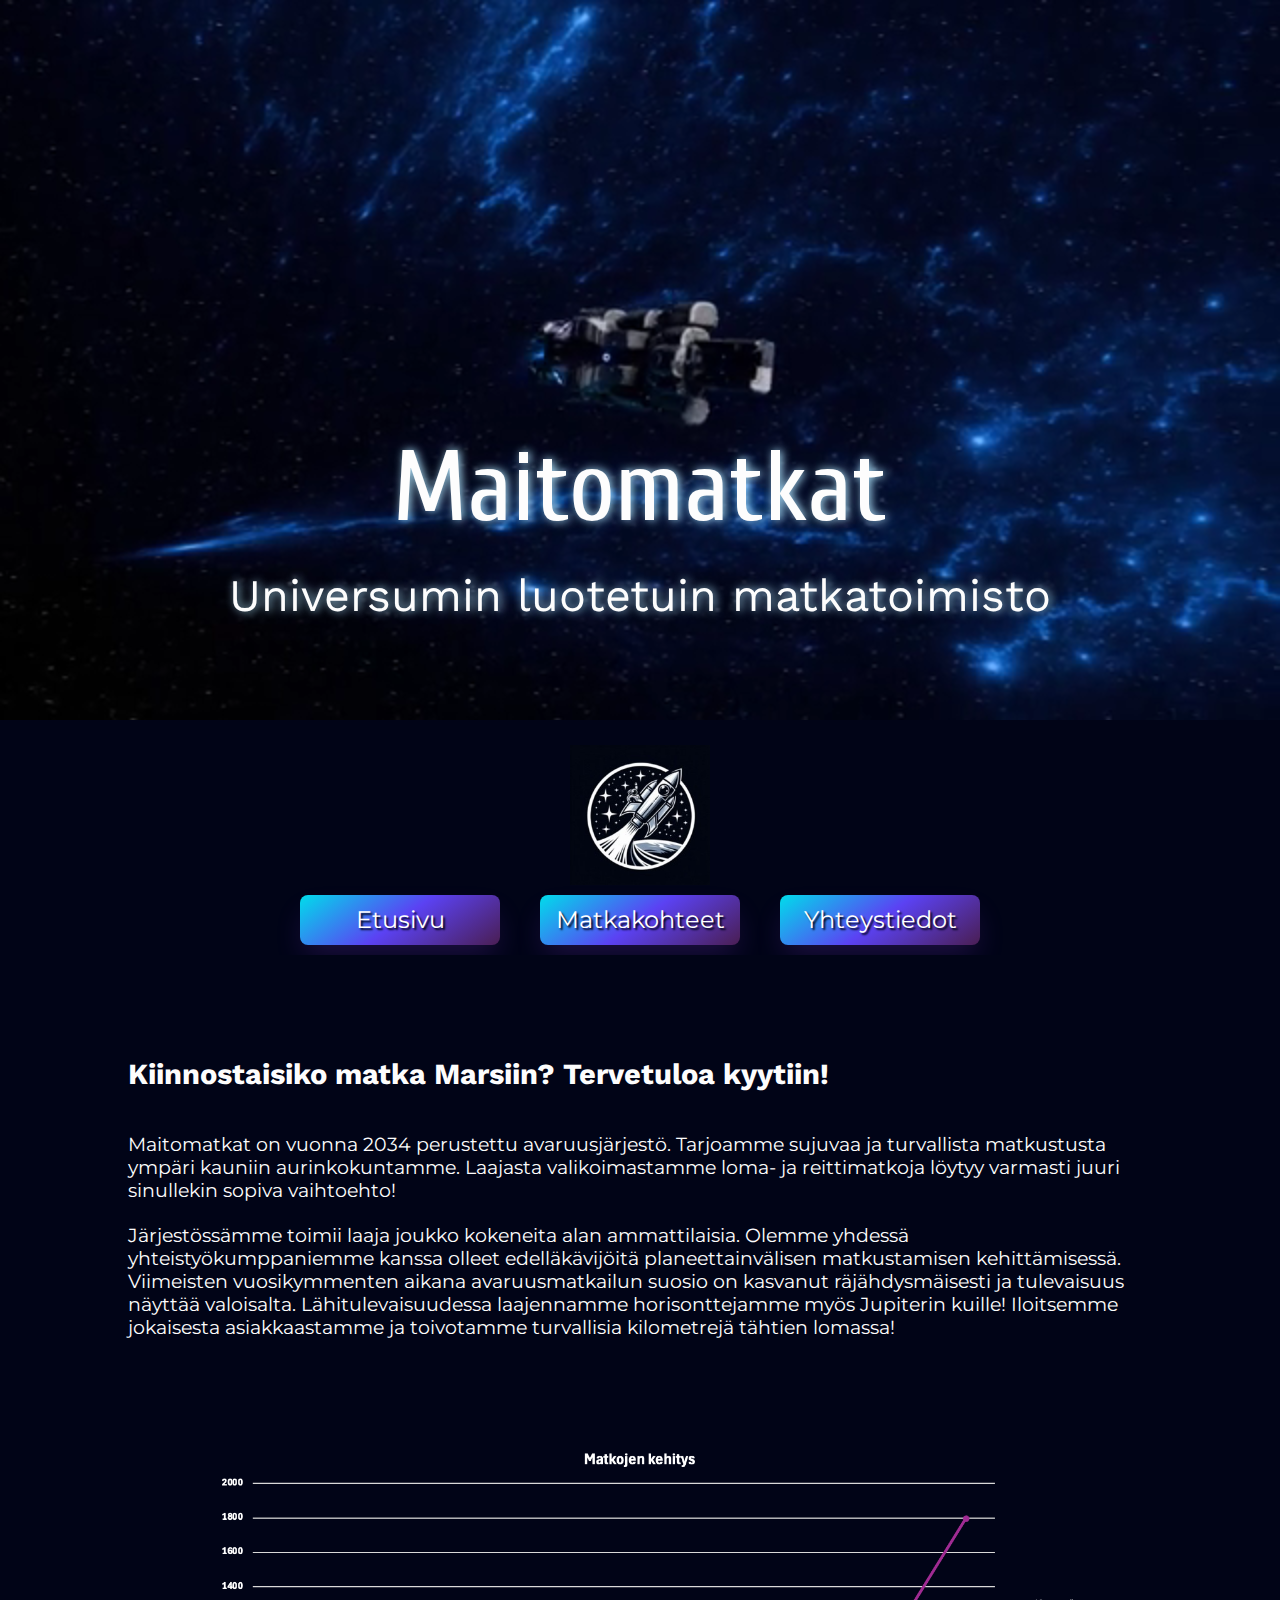
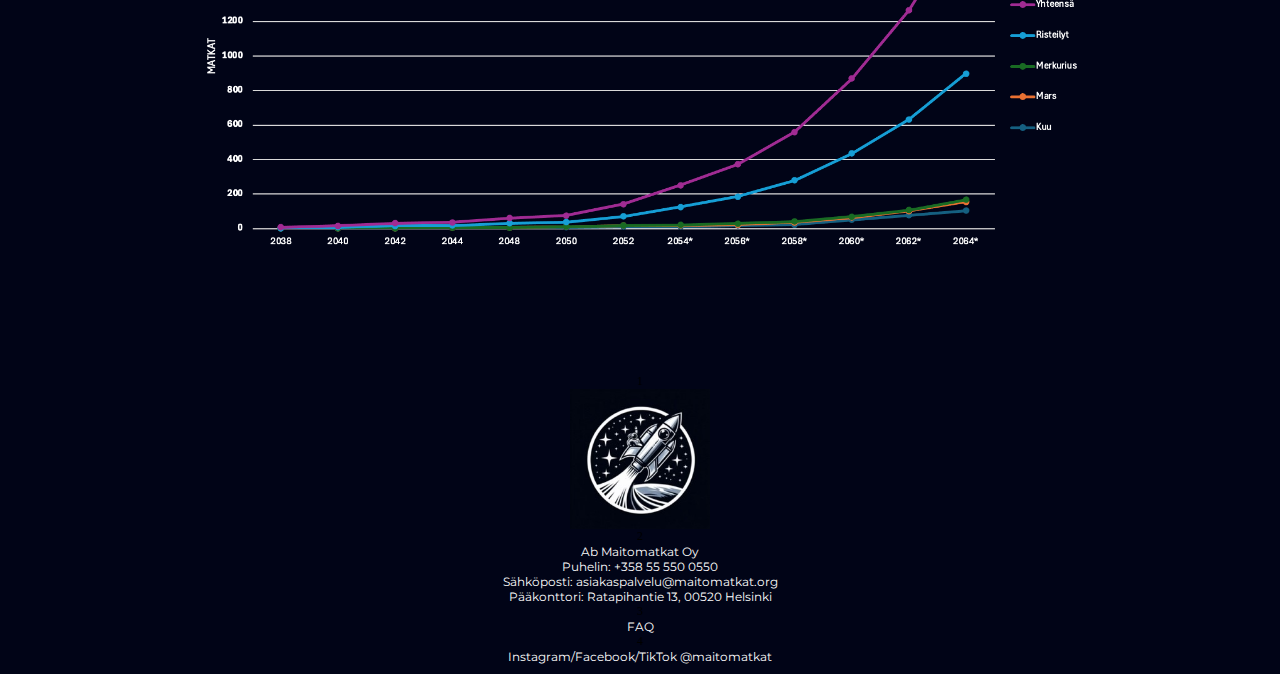
<file: index.html>
<!DOCTYPE html>
<html>
<head>
    <meta charset="UTF-8" />
    <title>Maitomatkat</title>
    <link rel="stylesheet" href="tyylit.css">
    <style>
        @import url('https://fonts.googleapis.com/css2?family=Cuprum:ital@0;1&family=Montserrat&family=Work+Sans&display=swap');
    </style>
</head>

<body>
<!--Etusivun headerin video-->
<!-- <div class="mobileHide">  piilottaa mobiililta jos poistaa kommentit -->
<div class="video-container">
    <video autoplay loop muted playsinline>
    <source src="etusivu_video.mp4" alt="Avaruusalus lähestyy sinertävää planeetta avruudessa">
    <p>Sorry, Your Browser Doesn't Support Embedded Videos.</p>
    </video>
    <div class="otsikko">Maitomatkat</div>
    <div class="alaotsikko">Universumin luotetuin matkatoimisto</div>
</div>

<!--Takaisin sivun ylös nappi-->
  <button onclick="topFunction()" id="myBtn" title="Go to top">&#8679;</button>
  <script src="topButton.js"></script>
<!-- </div> piilottaa mobiililta jos poistaa kommentit -->

<section id="section1"></section> <!--Uuden sectionin alku tässä mahdollistaa etusivulle palattaessa hypyn suoraan videon alle-->

<!--Navigaatio-->
 <div class="navi">
    <nav>
        <a href="#section1"> <img src="logo.jpg" id="logokuva" alt="Logo jossa avaruusalus"></a>
        <ul class="navlinks">
            <li><a href="#section1"><button title="Etusivu painike">Etusivu</button></a></li>
            <li><a href="kohteet.html"><button title="Matkakohde-sivun painike">Matkakohteet</button></a></li>
            <li><a href="yhteys.html"><button title="Yhteystieto-sivun painike">Yhteystiedot</button></a></li>
         </ul>
    </nav>
</div> 

<!--Esittelyteksti-->
<div class="esittely">
    <h2>Kiinnostaisiko matka Marsiin? Tervetuloa kyytiin!</h2>
    <br>
    <p>Maitomatkat on vuonna 2034 perustettu avaruusjärjestö. Tarjoamme sujuvaa ja turvallista matkustusta ympäri kauniin aurinkokuntamme. Laajasta valikoimastamme loma- ja reittimatkoja löytyy varmasti juuri sinullekin sopiva vaihtoehto!</p>
    <br>
    <p>Järjestössämme toimii laaja joukko kokeneita alan ammattilaisia. Olemme yhdessä yhteistyökumppaniemme kanssa olleet edelläkävijöitä planeettainvälisen matkustamisen kehittämisessä. Viimeisten vuosikymmenten aikana avaruusmatkailun suosio on kasvanut räjähdysmäisesti ja tulevaisuus näyttää valoisalta. Lähitulevaisuudessa laajennamme horisonttejamme myös Jupiterin kuille! Iloitsemme jokaisesta asiakkaastamme ja toivotamme turvallisia kilometrejä tähtien lomassa!</p>
</div>

<!--Statistiikkakaavio-->
<div class="stats">
    <a class="stats"> <img src="Kaavio.jpg" id="stats" alt="Kaavio avaruusmatkailun kehityksestä ajan myötä"></a>
</div>

<!--Footer-->
<footer>
    <div class="grid-container">
        <div class="grid-item">1<a href="#section1"> <img src="logo.jpg" id="logokuva" alt="Logo jossa avaruusalus"></a></div>
        <div class="grid-item">
            2<p>Ab Maitomatkat Oy <br>
            Puhelin: +358 55 550 0550 <br>
            Sähköposti: asiakaspalvelu@maitomatkat.org <br>
            Pääkonttori: Ratapihantie 13, 00520 Helsinki
            </p></div>
        <div class="grid-item">3<p><a href="yhteys.html#section2">FAQ</a></p></div>
        <div class="grid-item">4<p>Instagram/Facebook/TikTok @maitomatkat</p></div>
    </div>
</footer>

</body>
</html>
</file>
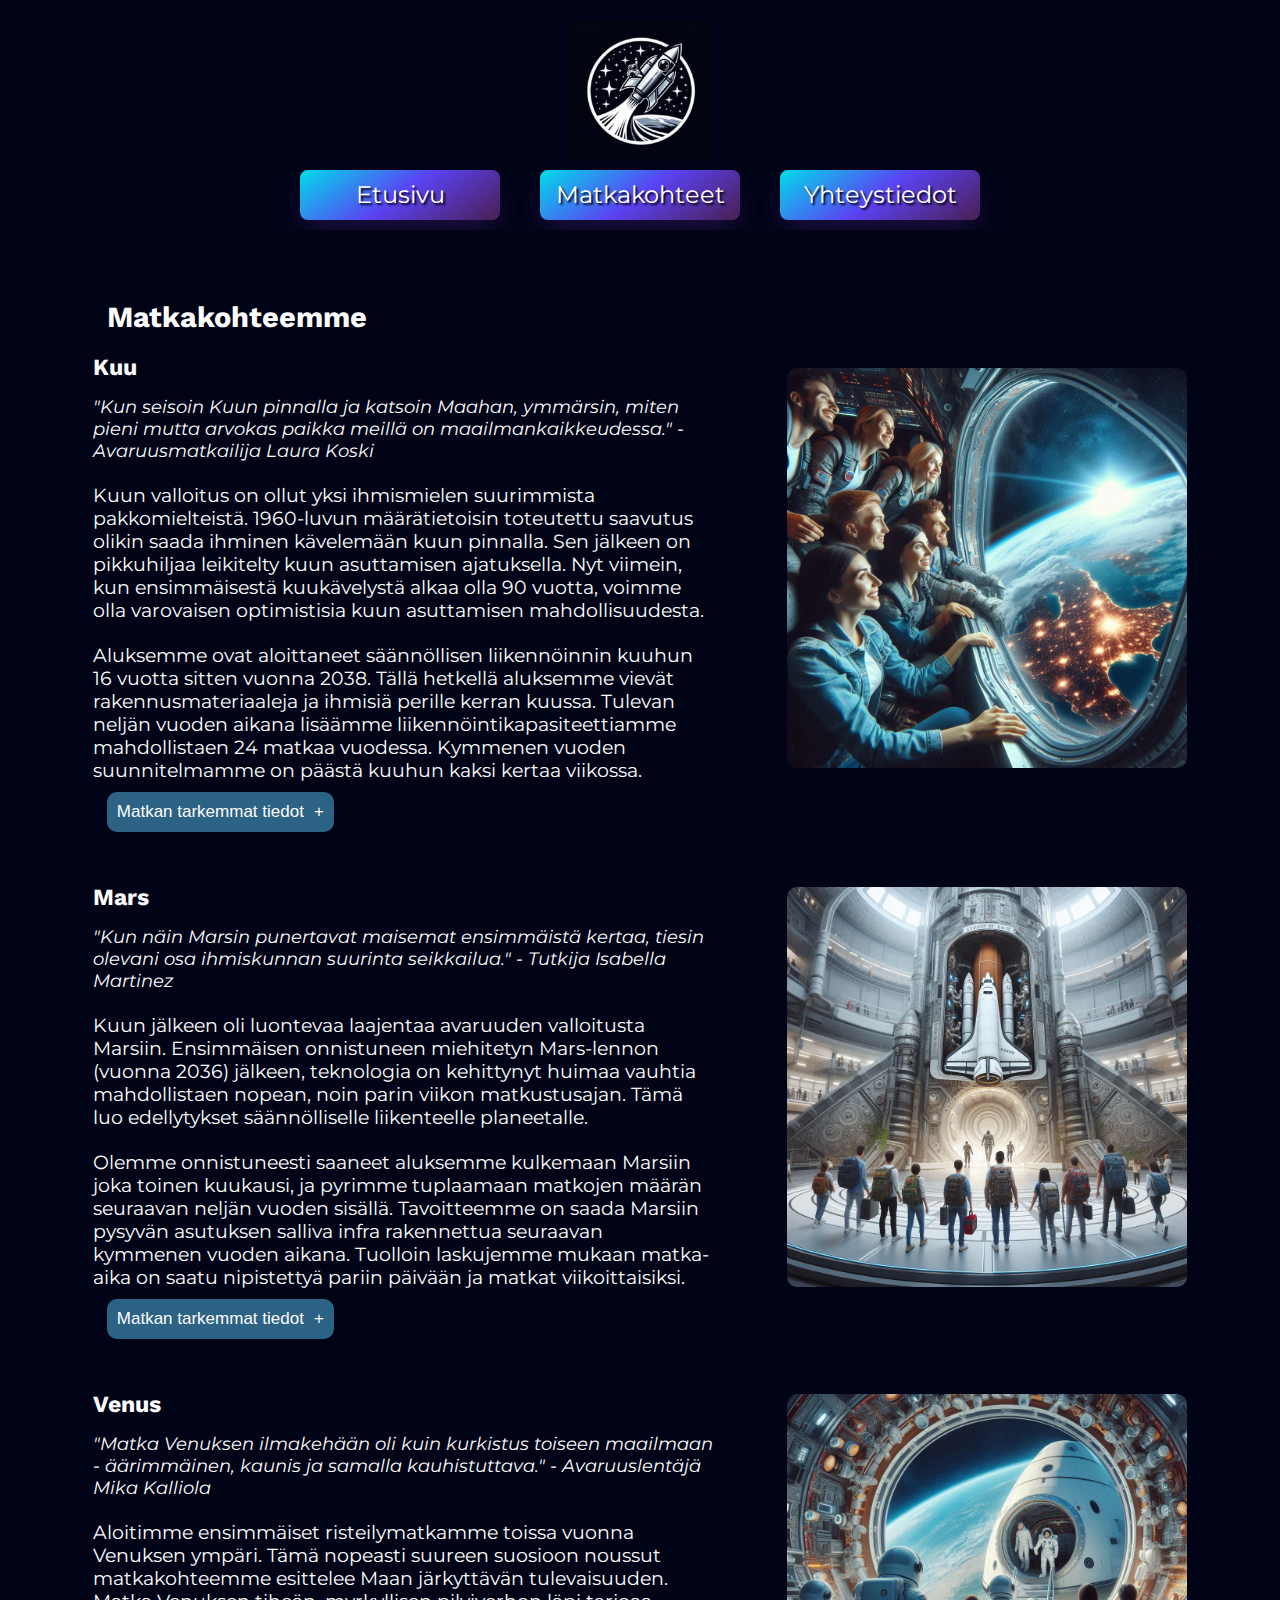
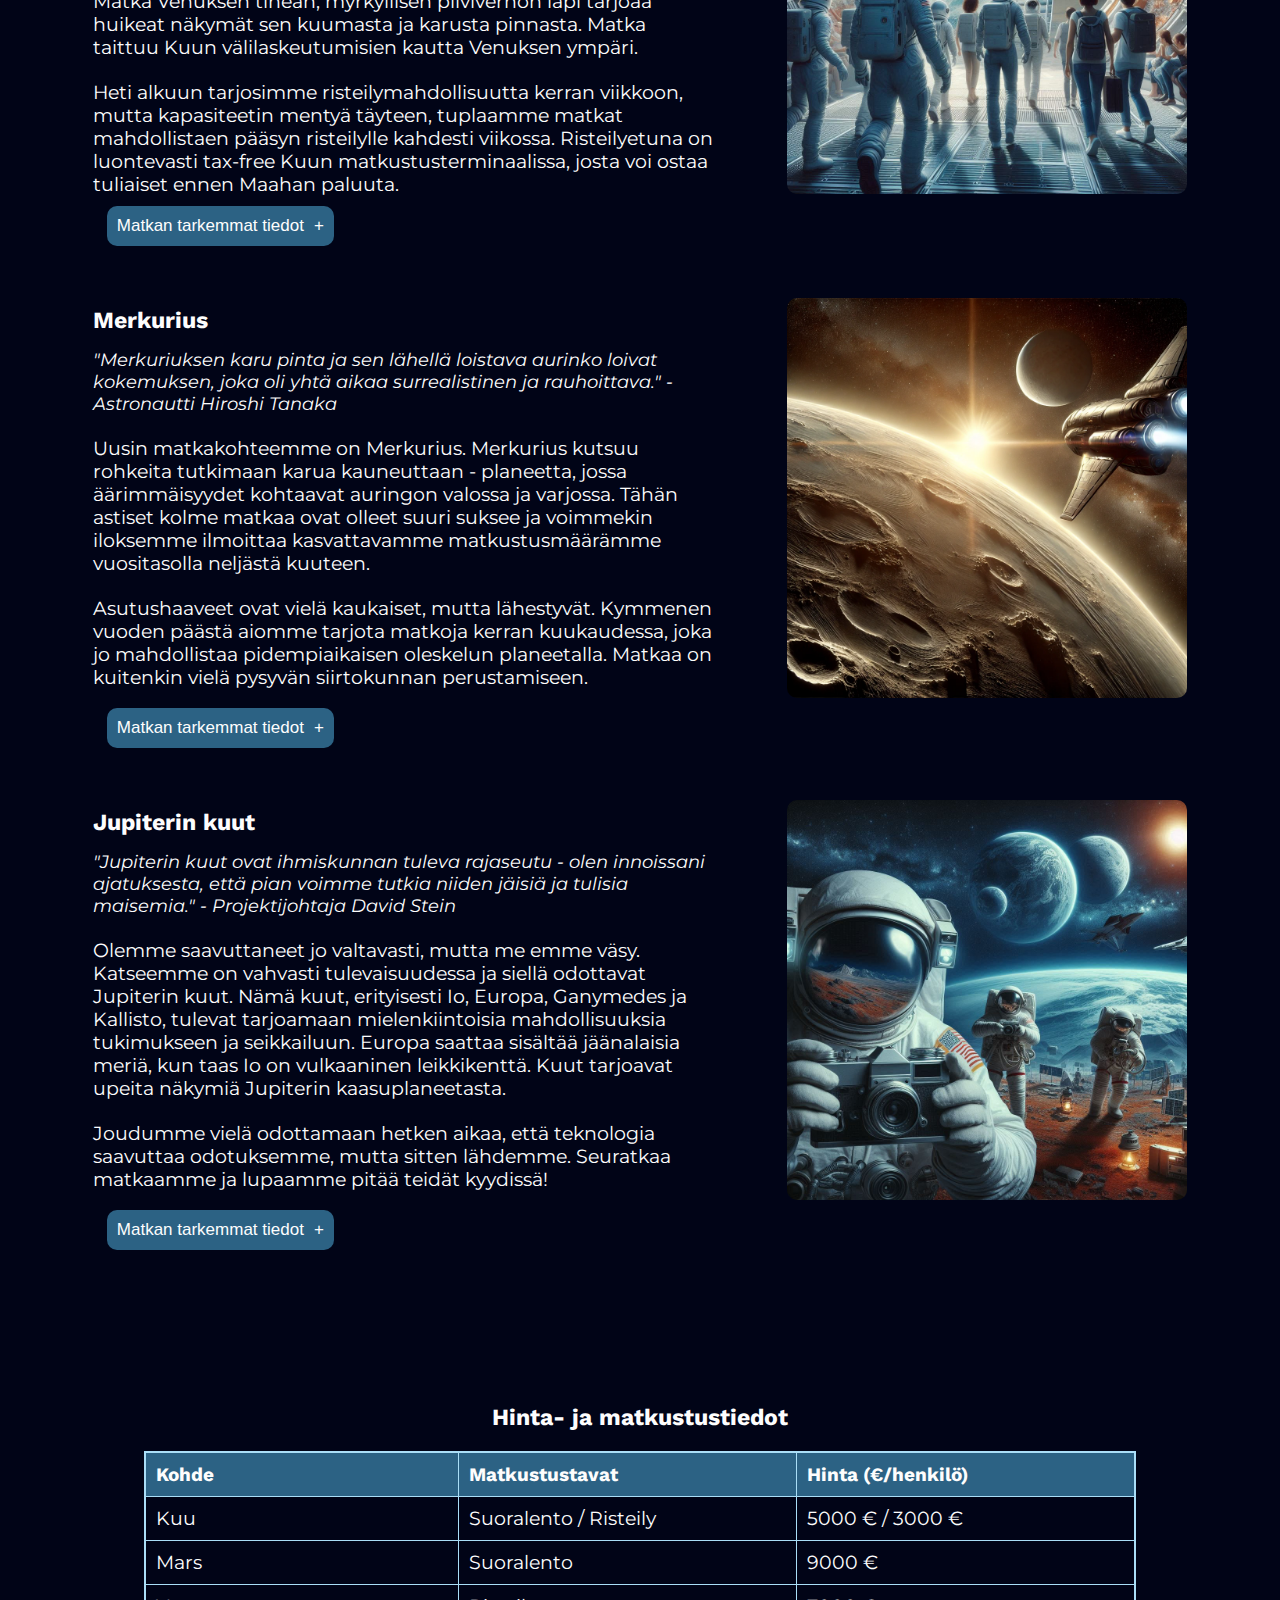
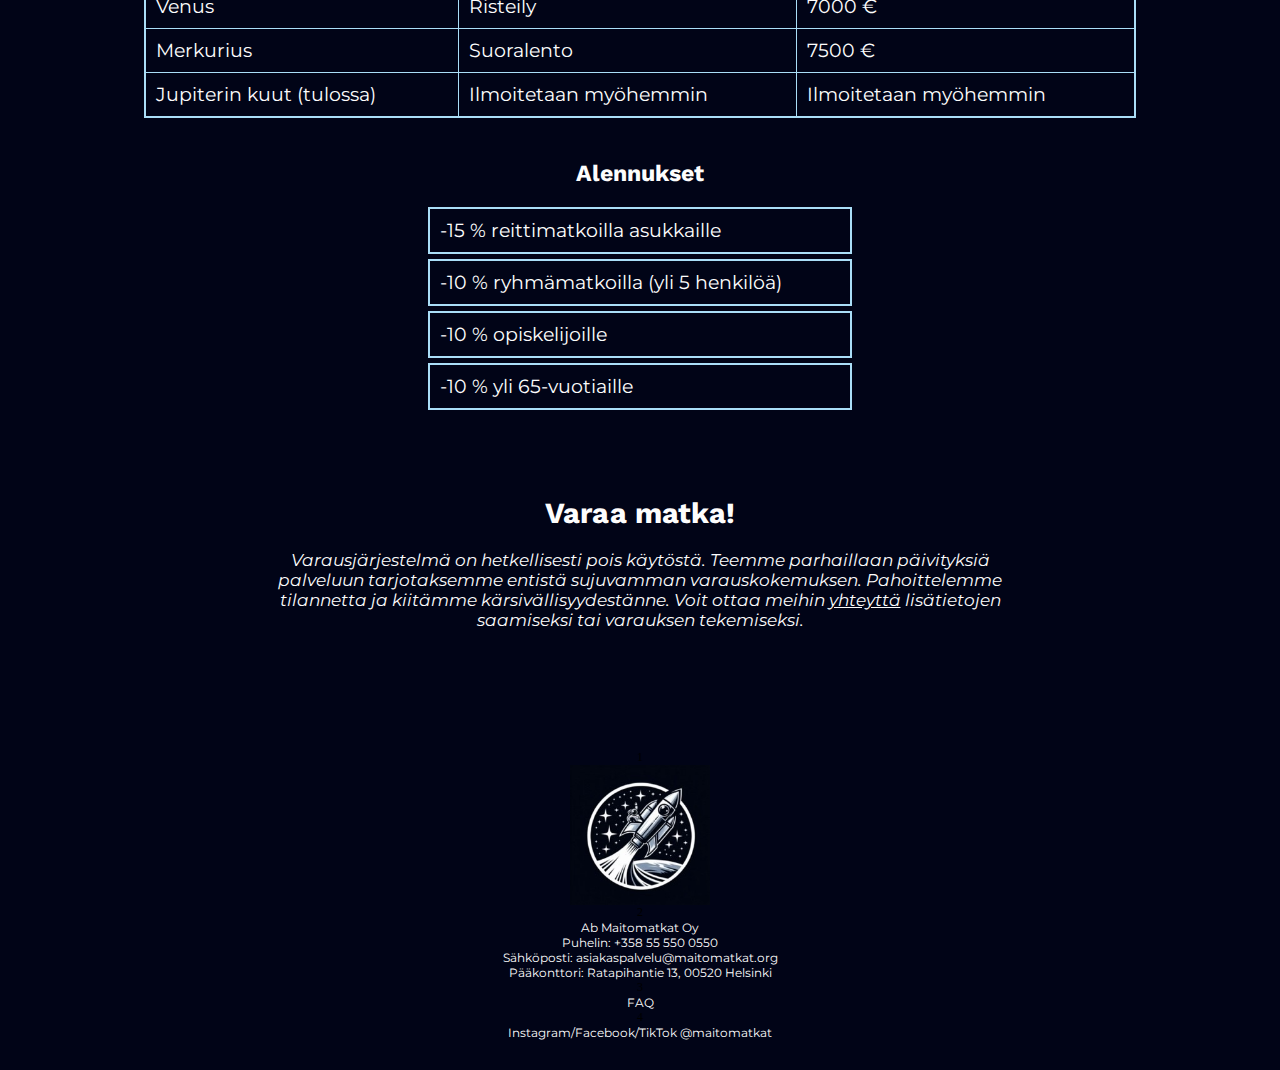
<file: kohteet.html>
<!DOCTYPE html>
<html>
<head>
    <meta charset="UTF-8" />
    <title>Matkakohteet - Maitomatkat</title>
    <link rel="stylesheet" href="tyylit.css">
    <style>
        @import url('https://fonts.googleapis.com/css2?family=Cuprum:ital@0;1&family=Montserrat&family=Work+Sans&display=swap');
        body {margin: 20px;}
    </style>
</head>

<body>
<!--Takaisin sivun ylös nappi-->
<button onclick="topFunction()" id="myBtn" title="Go to top">&#8679;</button>
<script src="topButton.js"></script>

<!--Navigaatio-->
<div class="navi">
    <nav>
        <a href="index.html#section1"> <img src="logo.jpg" id="logokuva" alt="Logo jossa avaruusalus"></a>
        <ul class="navlinks">
            <li><a href="index.html#section1"><button title="Kotisivun painike">Etusivu</button></a></li>
            <li><a href="kohteet.html"><button title="Matkakohde-sivun painike">Matkakohteet</button></a></li>
            <li><a href="yhteys.html"><button title="Yhteystieto-sivun painike">Yhteystiedot</button></a></li>
        </ul>
    </nav>
</div>

<!--Matkakohteemme-->
<div class="kohde-esittely">
    <h2>Matkakohteemme</h2>
    <div class="kuu">
        <div class="teksti">
            <h3>Kuu</h3>
            <p class="sitaatti">"Kun seisoin Kuun pinnalla ja katsoin Maahan, ymmärsin, miten pieni mutta arvokas paikka meillä on maailmankaikkeudessa." - Avaruusmatkailija Laura Koski</p>
            <br>
            <p>Kuun valloitus on ollut yksi ihmismielen suurimmista pakkomielteistä. 1960-luvun määrätietoisin toteutettu saavutus olikin saada ihminen kävelemään kuun pinnalla. Sen jälkeen on pikkuhiljaa leikitelty kuun asuttamisen ajatuksella. Nyt viimein, kun ensimmäisestä kuukävelystä alkaa olla 90 vuotta, voimme olla varovaisen optimistisia kuun asuttamisen mahdollisuudesta.</p>
            <br>
            <p>Aluksemme ovat aloittaneet säännöllisen liikennöinnin kuuhun 16 vuotta sitten vuonna 2038. Tällä hetkellä aluksemme vievät rakennusmateriaaleja ja ihmisiä perille kerran kuussa. Tulevan neljän vuoden aikana lisäämme liikennöintikapasiteettiamme mahdollistaen 24 matkaa vuodessa. Kymmenen vuoden suunnitelmamme on päästä kuuhun kaksi kertaa viikossa.</p>
        </div>
        <div class="kohdekuva">
            <img src="alus_ikkuna.JPG" alt="Ryhmä avaruusmatkailijoita katsoo ihmeissään maapalloa avaruusaluksen ikkunasta">
        </div>
    </div>

    <!--Lisätiedot matkasta, aukeaa napista painamalla-->
    <button type="button" class="collapsible" title="Painike avaa Kuu matkalle tarkemmat tiedot">Matkan tarkemmat tiedot</button>
    <div class="lisatiedot" style="display: none;" >
        <h3>Kuun matka</h3>
        <br>
        <p>Hinta</p>
            <ul>
                <li class="lista">Suoralento 5000 € ja Risteily 3000 € </li>
            </ul>
        <br>
        <p>Matkustustavat</p>
            <ul>
                <li class="lista">Suoralento tai Risteily</li>
            </ul>
        <br>
        <p>Suoralento sisältää:</p>
            <ul>
                <li class="lista">Edestakainen kuljetus suoraan Kuuhun.</li>
                <li class="lista">Majoitus Kuun tutkimusasemalla, joka on suunniteltu tarjoamaan sekä mukavuuksia että huippuluokan turvallisuusratkaisuja.</li>
                <li class="lista">Opastetut kierrokset Kuun pinnalla, sisältäen kuuluisat nähtävyydet, kuten Apollo 11 -laskeutumispaikan ja Tycho-kraatterin.</li>
                <li class="lista">Päivittäinen ruokailu, johon sisältyy avaruusruokakokemus.</li>
                <li class="lista">Koko matkan ajan vakuutus ja turvallisuusvalvonta.</li>
            </ul>
        <br>
        <p>Risteily sisältää:</p>
            <ul>
                <li class="lista">Edestakainen kuljetus suoraan Kuuhun.</li>
                <li class="lista">Mahdollisuus pistäytyä Kuun tax-free kaupassa lyhyen pysähdyksen aikana sekä ihailla Kuun tarjoamia maisemia.</li>
                <li class="lista">Matkan aikaiset ruokailut, johon sisältyy avaruusruokakokemus.</li>
                <li class="lista">Koko matkan ajan vakuutus ja turvallisuusvalvonta.</li>
            </ul>
        <br>
        <p>Lisätietoa risteilyistä</p>
        <br>
        <p class="lista">Venus-risteilyjemme lisäksi tarjoamme ainutlaatuisia piipahduksia avaruudessa. Venus-risteilyn ollessa noin kolmen päivän mittainen, voi halutessaan valita lyhyemmän Kuu-risteilyn. Tässä vain 1,5 päivän mittaisessa vaihtoehdossa pääset kokemaan avaruuslennon ihmeellisyyden ja katsomaan Kuuta melkein pinnalta käsin. Alus käy saattamassa muut matkustajat ja rahdin Kuuhun, ja lähtee tämän jälkeen suoraan takaisin Maahan.</p>
        <br>
        <p class="lista">Pistomatka Kuuhun -risteilyllä on mahdollista lyhyen pysähdyksen aikana pistäytyä Kuun tax-free kaupassa.</p>
        <br><br><hr>
    </div>
    <br>
    
    <br>
    <div class="mars">
        <div class="teksti">
            <h3>Mars</h3>
            <p class="sitaatti">"Kun näin Marsin punertavat maisemat ensimmäistä kertaa, tiesin olevani osa ihmiskunnan suurinta seikkailua." - Tutkija Isabella Martinez</p>
            <br>
            <p>Kuun jälkeen oli luontevaa laajentaa avaruuden valloitusta Marsiin. Ensimmäisen onnistuneen miehitetyn Mars-lennon (vuonna 2036) jälkeen, teknologia on kehittynyt huimaa vauhtia mahdollistaen nopean, noin parin viikon matkustusajan. Tämä luo edellytykset säännölliselle liikenteelle planeetalle.</p>
            <br>
            <p>Olemme onnistuneesti saaneet aluksemme kulkemaan Marsiin joka toinen kuukausi, ja pyrimme tuplaamaan matkojen määrän seuraavan neljän vuoden sisällä. Tavoitteemme on saada Marsiin pysyvän asutuksen salliva infra rakennettua seuraavan kymmenen vuoden aikana. Tuolloin laskujemme mukaan matka-aika on saatu nipistettyä pariin päivään ja matkat viikoittaisiksi.</p>
        </div>
        <div class="kohdekuva">
            <img src="lahtoaula.JPG" alt="Futuristinen avaruusaluksen lähtöaula jossa ihmisiä seisoo matkatavaroidensa kanssa">
        </div>
    </div>

    <!--Lisätiedot matkasta, aukeaa napista painamalla-->
    <button type="button" class="collapsible" title="Painike avaa Mars matkalle tarkemmat tiedot">Matkan tarkemmat tiedot</button>
    <div class="lisatiedot" style="display: none;" >
        <h3>Marsin matka</h3>
        <br>
        <p>Hinta</p>
            <ul>
                <li class="lista"> 9000 € / henkilö</li>
            </ul>
        <br>
        <p>Matkustustavat</p>
            <ul>
                <li class="lista">Suoralento</li>
            </ul>
        <br>
        <p>Sisältää:</p>
            <ul>
                <li class="lista">Lentokuljetukset Marsin avaruusasemalle ja takaisin.</li>
                <li class="lista">Majoitus Marsin pinnalla sijaitsevassa modernissa asutuskeskuksessa.</li>
                <li class="lista">Opastetut tutkimusretket, joiden kohteina ovat Marsin suurimmat maamerkit, kuten Valles Marineris -kanjoni ja Olympus Mons -tulivuori.</li>
                <li class="lista">Erikoisvarusteet ja suojapuvut, joita tarvitaan Marsin pinnalla liikkumiseen.</li>
                <li class="lista">Täyshoito (ruokailut), jotka on suunniteltu tarjoamaan sekä avaruusmatkailun makuja että mahdollisimman monipuolista ravintoa.</li>
                <li class="lista">Koko matkan ajan vakuutus ja turvallisuusvalvonta.</li>
            </ul>
        <br><br><hr>
    </div>
    <br>
    
    <br>
    <div class="venus">
        <div class="teksti">
            <h3>Venus</h3>
            <p class="sitaatti">"Matka Venuksen ilmakehään oli kuin kurkistus toiseen maailmaan - äärimmäinen, kaunis ja samalla kauhistuttava." - Avaruuslentäjä Mika Kalliola</p>
            <br>
            <p>Aloitimme ensimmäiset risteilymatkamme toissa vuonna Venuksen ympäri. Tämä nopeasti suureen suosioon noussut matkakohteemme esittelee Maan järkyttävän tulevaisuuden. Matka Venuksen tiheän, myrkyllisen pilviverhon läpi tarjoaa huikeat näkymät sen kuumasta ja karusta pinnasta. Matka taittuu Kuun välilaskeutumisien kautta Venuksen ympäri.</p>
            <br>
            <p>Heti alkuun tarjosimme risteilymahdollisuutta kerran viikkoon, mutta kapasiteetin mentyä täyteen, tuplaamme matkat mahdollistaen pääsyn risteilylle kahdesti viikossa. Risteilyetuna on luontevasti tax-free Kuun matkustusterminaalissa, josta voi ostaa tuliaiset ennen Maahan paluuta.</p>
        </div>
        <div class="kohdekuva">
            <img src="kiertoradalla.JPG" alt="Avaruusmatkailijoita kahdessa avaruusaluksessa planeetan kiertoradalla">
        </div>
    </div>

    <!--Lisätiedot matkasta, aukeaa napista painamalla-->
    <button type="button" class="collapsible" title="Painike avaa Venus matkalle tarkemmat tiedot">Matkan tarkemmat tiedot</button>
    <div class="lisatiedot" style="display: none;" >
        <h3>Venuksen matka</h3>
        <br>
        <p>Hinta</p>
            <ul>
                <li class="lista"> 7000 € / henkilö</li>
            </ul>
        <br>
        <p>Matkustustavat</p>
            <ul>
                <li class="lista">Risteily</li>
            </ul>
        <br>
        <p>Sisältää:</p>
            <ul>
                <li class="lista">Kuljetus Venuksen kiertoradalle ja sieltä takaisin, Kuun kautta.</li>
                <li class="lista">Majoitus kelluvalla avaruusasemalla, jossa on ilmastoidut kuplamajoitustilat, jotka kestävät Venuksen korkeita lämpötiloja ja paineita.</li>
                <li class="lista">Tutustuminen Venuksen ilmakehään ja sen kerroksiin turvallisesti kiertoradalla kiertävien tutkimusalusten avulla.</li>
                <li class="lista">Ruokailu, jossa tarjolla on ainutlaatuisia "Venus-inspiroituja" ruokalajeja.</li>
                <li class="lista">Koko matkan ajan vakuutus ja turvallisuusvalvonta.</li>
            </ul>
        <br><br><hr>
    </div>
    <br>
    
    <br>
    <div class="merkurius">
        <div class="teksti">
            <h3>Merkurius</h3>
            <p class="sitaatti">"Merkuriuksen karu pinta ja sen lähellä loistava aurinko loivat kokemuksen, joka oli yhtä aikaa surrealistinen ja rauhoittava." - Astronautti Hiroshi Tanaka</p>
            <br>
            <p>Uusin matkakohteemme on Merkurius. Merkurius kutsuu rohkeita tutkimaan karua kauneuttaan - planeetta, jossa äärimmäisyydet kohtaavat auringon valossa ja varjossa. Tähän astiset kolme matkaa ovat olleet suuri suksee ja voimmekin iloksemme ilmoittaa kasvattavamme matkustusmäärämme vuositasolla neljästä kuuteen.</p>
            <br>
            <p>Asutushaaveet ovat vielä kaukaiset, mutta lähestyvät. Kymmenen vuoden päästä aiomme tarjota matkoja kerran kuukaudessa, joka jo mahdollistaa pidempiaikaisen oleskelun planeetalla. Matkaa on kuitenkin vielä pysyvän siirtokunnan perustamiseen.</p>
        </div>
        <div class="kohdekuva">
            <img src="merkurius.jpg" alt="Avaruusalus lähestyy Merkuriusta auringon säteillessä planeetan takaa">
        </div>
    </div>

    <!--Lisätiedot matkasta, aukeaa napista painamalla-->
    <button type="button" class="collapsible" title="Painike avaa Merkurius matkalle tarkemmat tiedot">Matkan tarkemmat tiedot</button>
    <div class="lisatiedot" style="display: none;" >
        <h3>Merkuriuksen matka</h3>
        <br>
        <p>Hinta</p>
            <ul>
                <li class="lista"> 7500 € / henkilö</li>
            </ul>
        <br>
        <p>Matkustustavat</p>
            <ul>
                <li class="lista">Suoralento</li>
            </ul>
        <br>
        <p>Sisältää:</p>
            <ul>
                <li class="lista">Edestakainen lento Merkuriukseen ja takaisin.</li>
                <li class="lista">Majoitus avaruusasemalla Merkuriuksen varjoisalla puolella, jotta vältetään planeetan äärimmäiset lämpötilat.</li>
                <li class="lista">Opastetut kierrokset, joissa tutkitaan planeetan kraattereita, tasankoja ja kallioita.</li>
                <li class="lista">Erikoisvarusteet ja suojapuvut, joita tarvitaan Merkuriuksen pinnalla liikkumiseen.</li>
                <li class="lista">Ruokailut, jotka tarjoavat avaruusmatkailijoille ravitsevaa ja käytännöllistä ruokaa.</li>
                <li class="lista">Koko matkan ajan vakuutus ja turvallisuusvalvonta.</li>
            </ul>
          <br><br><hr>
    </div>
    <br>
    
    <br>
    <div class="jupiter">
        <div class="teksti">
            <h3>Jupiterin kuut</h3>
            <p class="sitaatti">"Jupiterin kuut ovat ihmiskunnan tuleva rajaseutu - olen innoissani ajatuksesta, että pian voimme tutkia niiden jäisiä ja tulisia maisemia." - Projektijohtaja David Stein</p>
            <br>
            <p>Olemme saavuttaneet jo valtavasti, mutta me emme väsy. Katseemme on vahvasti tulevaisuudessa ja siellä odottavat Jupiterin kuut. Nämä kuut, erityisesti Io, Europa, Ganymedes ja Kallisto, tulevat tarjoamaan mielenkiintoisia mahdollisuuksia tukimukseen ja seikkailuun. Europa saattaa sisältää jäänalaisia meriä, kun taas Io on vulkaaninen leikkikenttä. Kuut tarjoavat upeita näkymiä Jupiterin kaasuplaneetasta.</p>
            <br>
            <p>Joudumme vielä odottamaan hetken aikaa, että teknologia saavuttaa odotuksemme, mutta sitten lähdemme. Seuratkaa matkaamme ja lupaamme pitää teidät kyydissä!</p>
        </div>
        <div class="kohdekuva">
            <img src="turisti.JPG" alt="Astronautteja kameroiden kanssa kuun pinnalla takanaan upea avaruusmaisema">
        </div>
    </div>

    <!--Lisätiedot matkasta, aukeaa napista painamalla-->
    <button type="button" class="collapsible" title="Painike avaa Jupiter matkalle tarkemmat tiedot">Matkan tarkemmat tiedot</button>
    <div class="lisatiedot" style="display: none;" >
        <h3>Jupiterin kuut (tulossa pian)</h3>
        <br>
        <p>Hinta</p>
            <ul>
                <li class="lista">Ilmoitetaan myöhemmin</li>
            </ul>
        <br>
        <p>Matkustustavat</p>
            <ul>
                <li class="lista">Ilmoitetaan myöhemmin</li>
            </ul>
        <br>
        <p>Sisältää:</p>
            <ul>
                <li class="lista">Kuljetukset</li>
                <li class="lista">Majoitukset</li>
                <li class="lista">Ruokailut</li>
                <li class="lista">Jännittävät tutkimusmatkat muun muassa Europalle, jossa päästään tutustumaan jääpeitteisiin meriin ja mahdollisiin elämän merkkeihin</li>
                <li class="lista">Kaikki matkan aikaiset vakuutukset ja turvapalvelut</li>
                <li class="lista">Sisältö tarkentuu myöhemmin</li>
            </ul>
         <br><br><hr>
    </div>
    <br>
</div>

<!--Aukeavan lisätietonapin JavaScript koodi (saa napin toimimaan)-->
<script>
    var coll = document.getElementsByClassName("collapsible");
    var i;

    for (i = 0; i < coll.length; i++) {
    coll[i].addEventListener("click", function() {
        this.classList.toggle("active");
        var content = this.nextElementSibling;
        if (content.style.display === "block") {
        content.style.display = "none";
        } else {
        content.style.display = "block";
        }
    });
    }
</script>

<!--Hintataulukko-->
<div class="taulukot">
    <center><h3>Hinta- ja matkustustiedot</h3></center>
    <table id="hintataulukko">
            <th>Kohde</th>
            <th>Matkustustavat</th>
            <th>Hinta (€/henkilö)</th>
        </tr>
            <td>Kuu</td>
            <td>Suoralento / Risteily</td>
            <td>5000 € / 3000 €</td>
        </tr>
            <td>Mars</td>
            <td>Suoralento</td>
            <td>9000 €</td>
        </tr>
            <td>Venus</td>
            <td>Risteily</td>
            <td>7000 €</td>
        </tr>
            <td>Merkurius</td>
            <td>Suoralento</td>
            <td>7500 €</td>
        </tr>
            <td>Jupiterin kuut (tulossa)</td>
            <td>Ilmoitetaan myöhemmin</td>
            <td>Ilmoitetaan myöhemmin</td>
        </tr>
    </table>
    <br>

    <!--Lista alennuksista-->
    <center><h3>Alennukset</h3> </center>
    <ul id="alennuslista">
        <li class="alennukset">-15 % reittimatkoilla asukkaille</li>
        <li class="alennukset">-10 % ryhmämatkoilla (yli 5 henkilöä)</li>
        <li class="alennukset">-10 % opiskelijoille</li>
        <li class="alennukset">-10 % yli 65-vuotiaille</li>
    </ul>
</div>
<br><br><br>

<!--Varausosio (teksti joka ilmoittaa varausjärjestelmän uudistuksesta)-->
<div class="varausosio">
    <h2>Varaa matka!</h2>
    <p>Varausjärjestelmä on hetkellisesti pois käytöstä. Teemme parhaillaan päivityksiä palveluun tarjotaksemme entistä sujuvamman varauskokemuksen. Pahoittelemme tilannetta ja kiitämme kärsivällisyydestänne. Voit ottaa meihin <a href="yhteys.html#section3">yhteyttä</a> lisätietojen saamiseksi tai varauksen tekemiseksi.</p>
</div>

<!--Footer-->
<footer>
    <div class="grid-container">
        <div class="grid-item">1<a href="index.html#section1"> <img src="logo.jpg" id="logokuva" alt="Logo jossa avaruusalus"></a></div>
        <div class="grid-item">
            2<p>Ab Maitomatkat Oy <br>
            Puhelin: +358 55 550 0550 <br>
            Sähköposti: asiakaspalvelu@maitomatkat.org <br>
            Pääkonttori: Ratapihantie 13, 00520 Helsinki
            </p></div>
        <div class="grid-item">3<p><a href="yhteys.html#section2">FAQ</a></p></div>
        <div class="grid-item">4<p>Instagram/Facebook/TikTok @maitomatkat</p></div>
    </div>
 </footer>

</body>
</html>
</file>
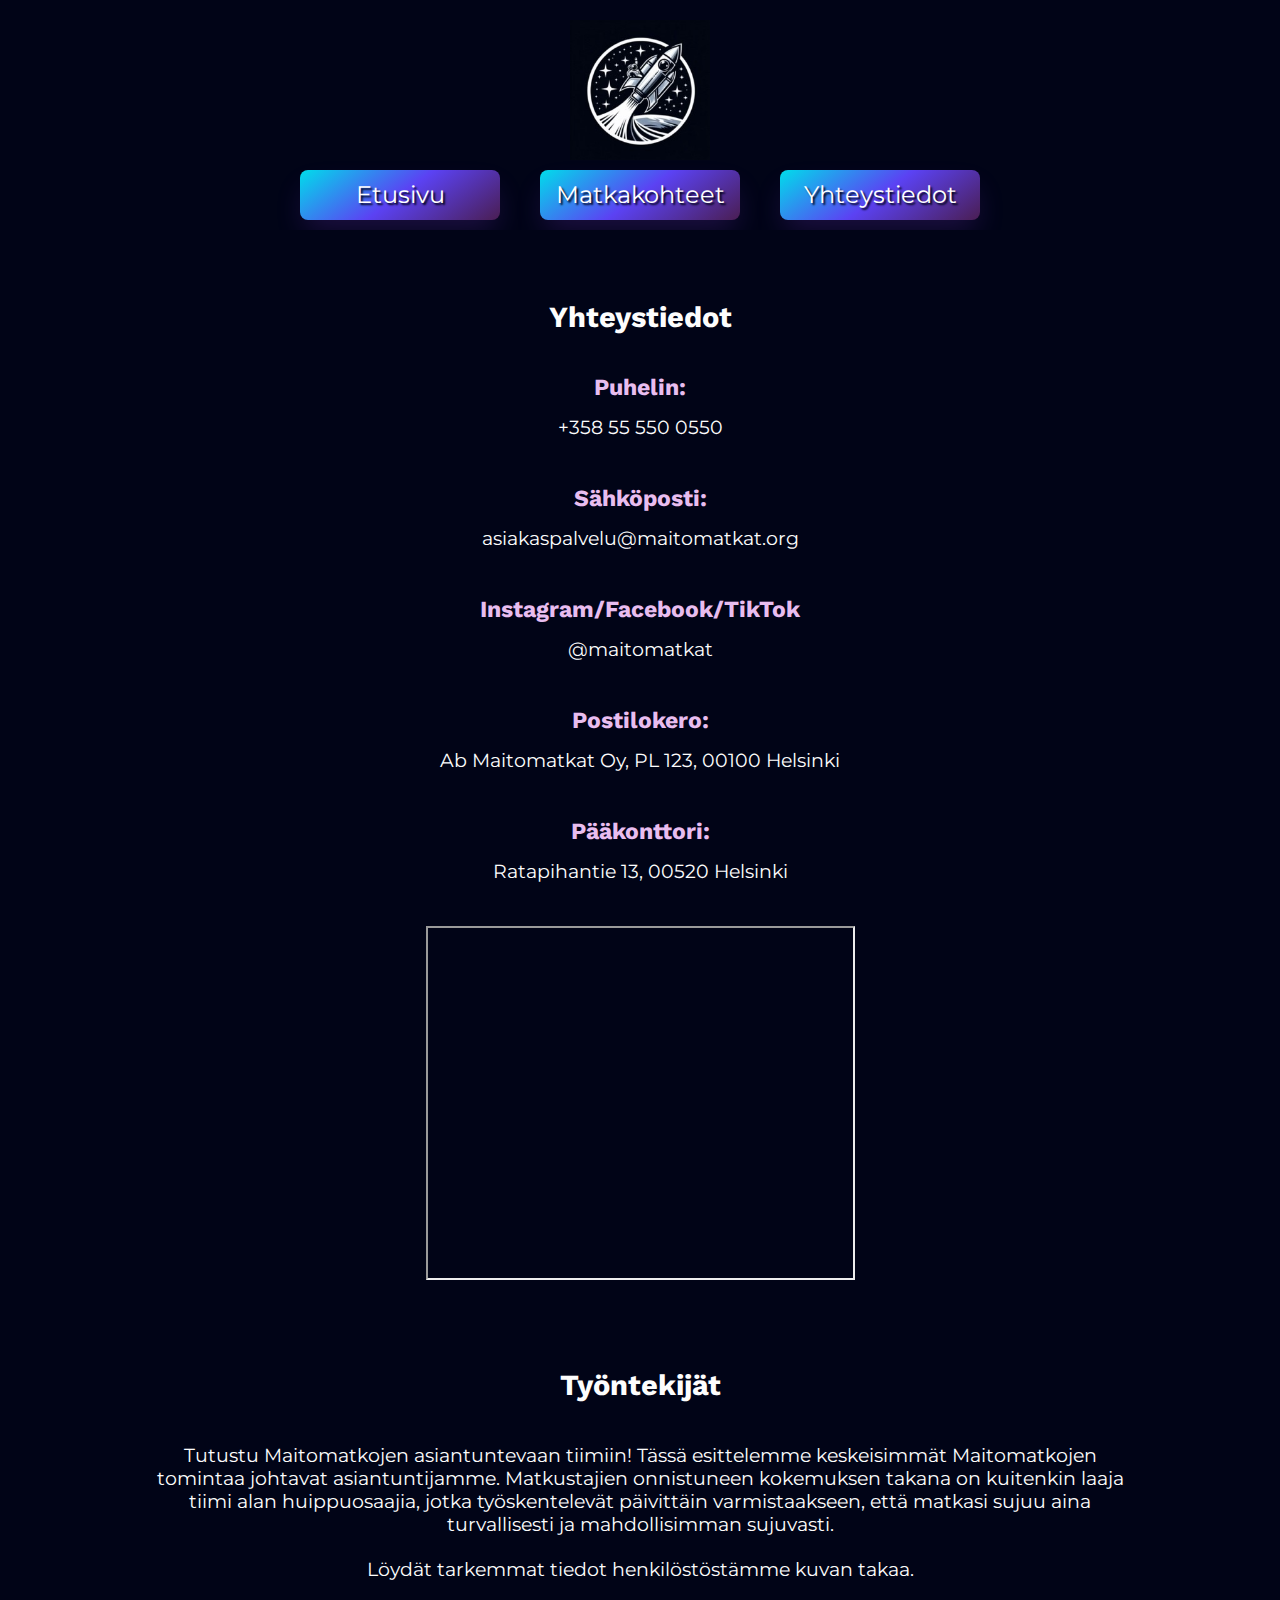
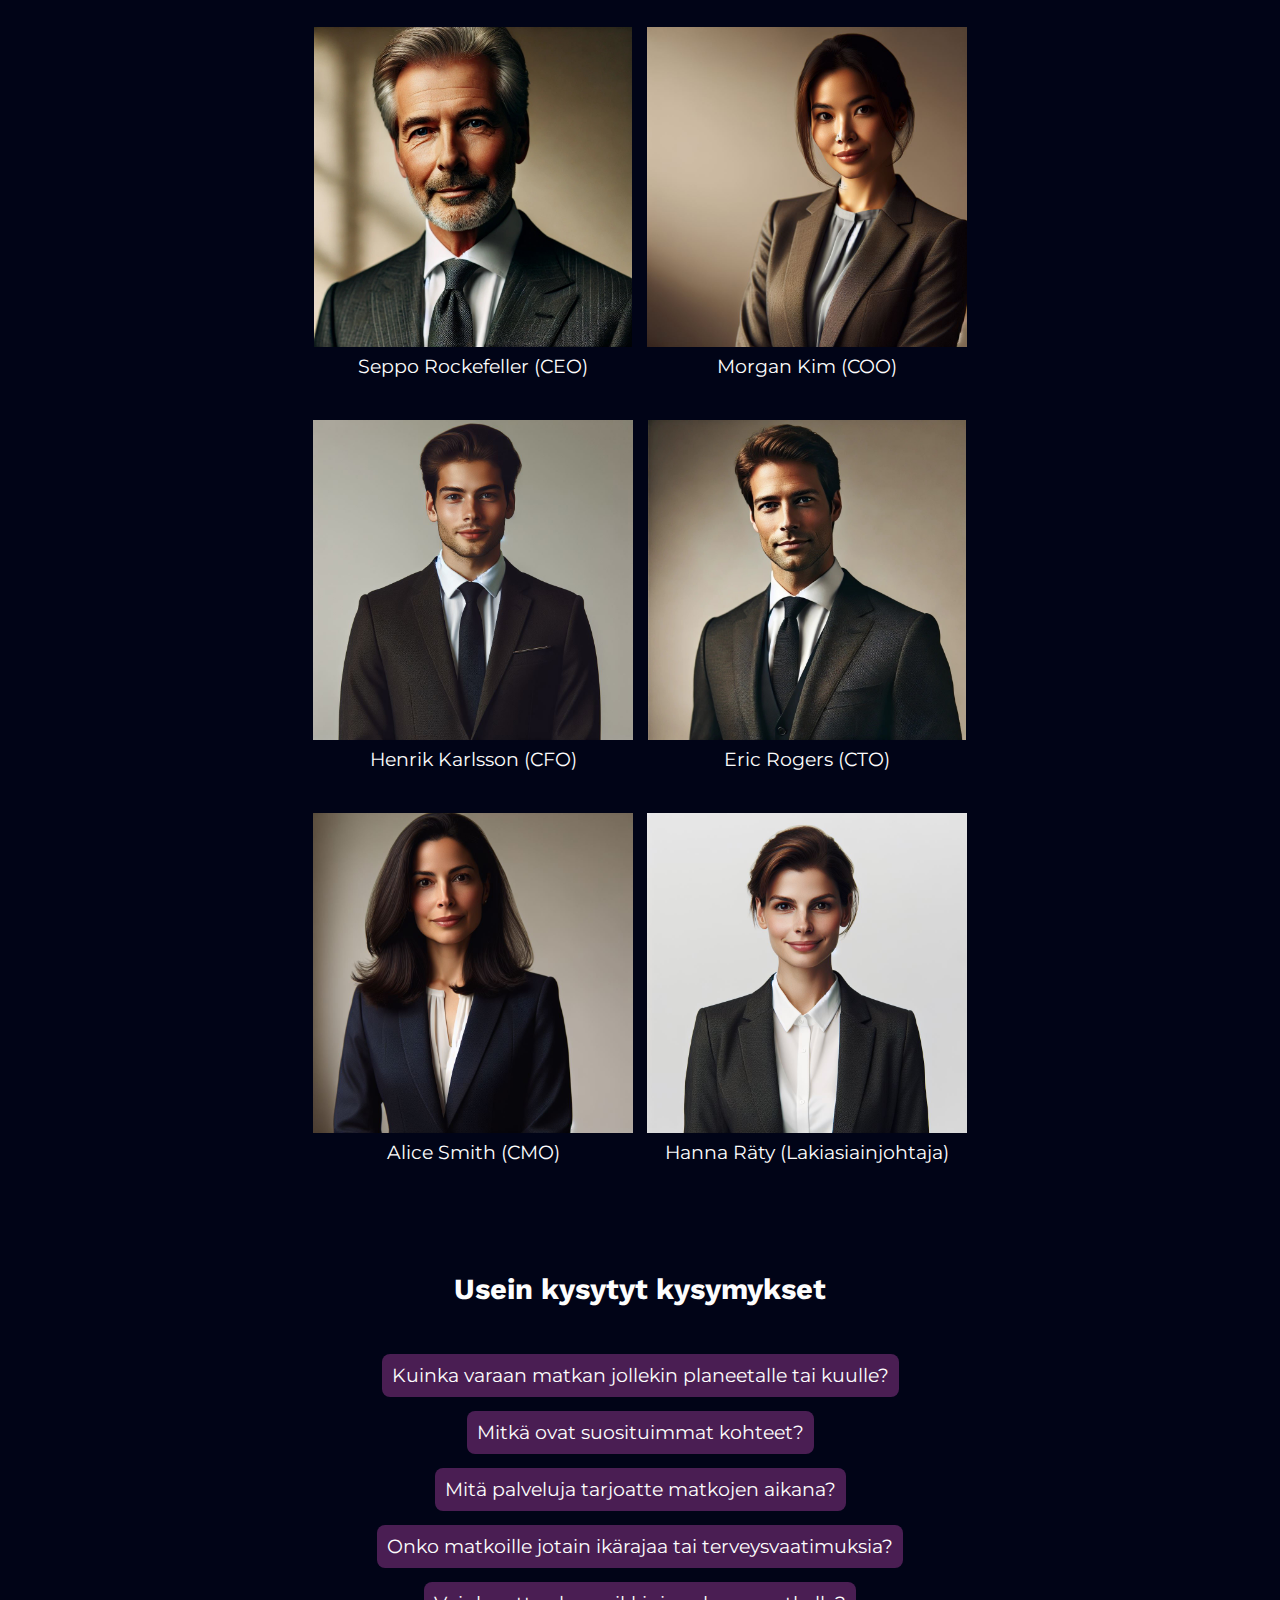
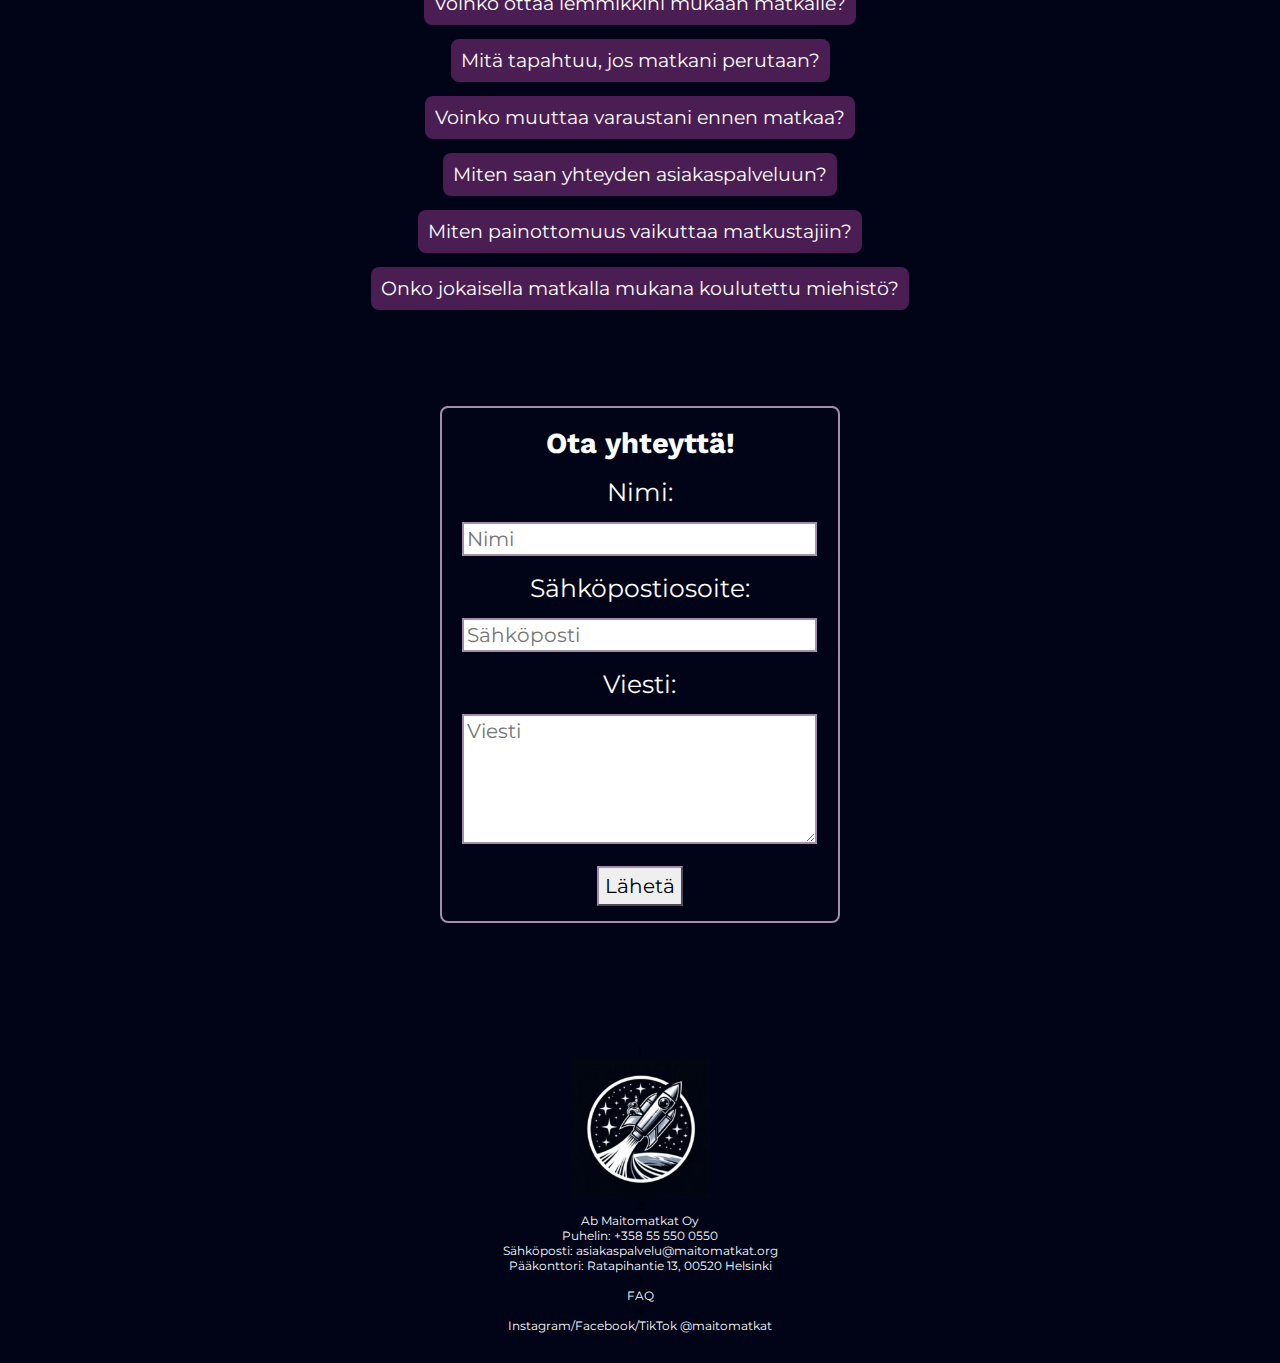
<file: yhteys.html>
<!DOCTYPE html>
<html>

<head>
    <meta charset="UTF-8" />
    <title>Yhteystiedot - Maitomatkat</title>
    <link rel="stylesheet" href="tyylit.css">
    <style>
        @import url('https://fonts.googleapis.com/css2?family=Cuprum:ital@0;1&family=Montserrat&family=Work+Sans&display=swap');
        body {margin: 20px;}
        body {text-align: center;}
        body {display: flex;}
        body {flex-direction: column;}
        body {justify-content: center;}
        body {align-items: center;}
    </style>
</head>

<body>

<!--Takaisin sivun ylös nappi-->
<button onclick="topFunction()" id="myBtn" title="Go to top">&#8679;</button>
<script src="topButton.js"></script>

<!--Navigaatio-->
    <div class="navi">
        <nav>
            <a href="index.html#section1"> <img src="logo.jpg" id="logokuva" alt="Logo jossa avaruusalus"></a>
            <ul class="navlinks">
                <li><a href="index.html#section1"><button title="Kotisivun painike">Etusivu</button></a></li>
                <li><a href="kohteet.html"><button title="Matkakohde-sivun painike">Matkakohteet</button></a></li>
                <li><a href="yhteys.html"><button title="Yhteystieto-sivun painike">Yhteystiedot</button></a></li>
            </ul>
        </nav>
    </div>

<!--Yhteystiedot-->
<h2>Yhteystiedot</h2>
<div class="yhteystiedot">
    <h3>Puhelin:</h3><p>+358 55 550 0550</p><br><br>
    <h3>Sähköposti:</h3><p>asiakaspalvelu@maitomatkat.org</p><br><br>
    <h3>Instagram/Facebook/TikTok</h3><p>@maitomatkat</p><br><br>
    <h3>Postilokero:</h3><p>Ab Maitomatkat Oy, PL 123, 00100 Helsinki</p><br><br>
    <h3>Pääkonttori:</h3><p>Ratapihantie 13, 00520 Helsinki</p><br>
</div>
<!--Karttaupotus-->
<iframe width="425" height="350"
    src="https://www.openstreetmap.org/export/embed.html?bbox=24.88308906555176%2C60.187409174796876%2C24.98522758483887%2C60.21517688543913&amp;layer=mapnik&amp;marker=60.20129596749041%2C24.934158325195312"></iframe>
<br><br><br><br>

<!--Työntekijä-esittely-->
<h2>Työntekijät</h2>
<br>
<div class="työntekijä_intro">
    <p>Tutustu Maitomatkojen asiantuntevaan tiimiin! Tässä esittelemme keskeisimmät Maitomatkojen tomintaa johtavat asiantuntijamme. Matkustajien onnistuneen kokemuksen takana on kuitenkin laaja tiimi alan huippuosaajia, jotka työskentelevät päivittäin varmistaakseen, että matkasi sujuu aina turvallisesti ja mahdollisimman sujuvasti.</p><br>
    <p>Löydät tarkemmat tiedot henkilöstöstämme kuvan takaa.</p><br>
</div>
<br>
<div>
    <table>
        <tr>
            <td>
                <div class="flashcard">
                    <div class="card">
                        <div class="front">
                            <img src="Seppo.jpg" alt="Hymyilevä vanha harmaahiuksinen liikemies puvussaan">
                        </div>
                        <div class="back">Seppo Rockefeller on Maitomatkojen perustaja ja visionääri, joka on työskennellyt avaruusteollisuudessa yli 20 vuotta. Hänen strateginen ajattelunsa ja intohimonsa avaruusmatkailun popularisoimiseen ovat nostaneet Maitomatkat nopeasti maailman johtavaksi avaruusmatkojen tarjoajaksi.</div>
                    </div>
                </div>
                <p class="henkilonimi">Seppo Rockefeller (CEO)</p>
            </td>
            <td width="10%">&nbsp;&nbsp;</td>
            <td>
                <div class="flashcard">
                    <div class="card">
                        <div class="front">
                            <img src="Morgan.JPG" alt="Hymyilevä ruskeahiuksinen liikenainen">
                        </div>
                        <div class="back">Morgan Kim on avainhenkilö Maitomatkojen operatiivisen toiminnan saumattomassa pyörittämisessä. Hänen vastuullaan ovat päivittäiset prosessit ja resurssien hallinta. Morgan on työskennellyt avaruus- ja lentoliikennealalla lähes 12 vuotta ja on tunnettu kyvystään optimoida toimintaa haastavissakin olosuhteissa.</div>
                    </div>
                </div>
                <p class="henkilonimi">Morgan Kim (COO)</p>
            </td>
        </tr>
        <tr>
            <td>
                <div class="flashcard">
                    <div class="card">
                        <div class="front">
                            <img src="Henrik.JPG" alt="Hymyilevä nuori tummahiuksinen liikemies puvussaan">
                        </div>
                        <div class="back">Henrik Karlsson huolehtii Maitomatkojen taloudellisesta vakaudesta ja kasvustrategiasta budjetteineen ja investointeineen. Hänen asiantuntemuksensa taloushallinnosta suurissa teknologia- ja avaruusalan yrityksissä auttaa varmistamaan tulevaisuuden kasvun.</div>
                    </div>
                </div>
                <p class="henkilonimi">Henrik Karlsson (CFO)</p>
            </td>
            <td width="10%">&nbsp;&nbsp;</td>
            <td>
                <div class="flashcard">
                    <div class="card">
                        <div class="front">
                            <img src="Eric.jpg" alt="Hymyilevä ruskeahiuksinen liikemies puvussaan">
                        </div>
                        <div class="back">Eric Rogers johtaa Maitomatkojen teknologiapuolta ja vastaa alusten kehityksestä sekä uusien teknologisten innovaatioiden tuomisesta avaruusmatkailuun. Hänen laaja kokemuksensa avaruustekniikasta vie Maitomatkoja kohti turvallisempia ja nopeampia matkustusratkaisuja.</div>
                    </div>
                </div>
                <p class="henkilonimi">Eric Rogers (CTO)</p>
            </td>
        </tr>
        <tr>
            <td>
                <div class="flashcard">
                    <div class="card">
                        <div class="front">
                            <img src="Alice.JPG" alt="Hymyilevä tummahiuksinen liikenainen">
                        </div>
                        <div class="back">Alice Smith vastaa Maitomatkojen markkinoinnista, brändistä ja asiakasviestinnästä. Hänen asiantuntemuksensa digitaalisuudessa ja asiakaskokemuksen kehittämisessä auttaa tuomaan avaruusmatkailua suuremman yleisön tietoisuuteen.</div>
                    </div>
                </div>
                <p class="henkilonimi">Alice Smith (CMO)</p>
            </td>
            <td width="10%">&nbsp;&nbsp;</td>
            <td>
                <div class="flashcard">
                    <div class="card">
                        <div class="front">
                            <img src="Hanna.JPG" alt="Hymyilevä ruskeahiuksinen liikenainen">
                        </div>
                        <div class="back">Hanna Räty vastaa Maitomatkojen juridisista asioista, mukaan lukien avaruuslainsäädännön noudattaminen, turvallisuusmääräykset ja kansainväliset sopimukset. Hänen monipuolinen kokemus kansainvälisestä lainsäädännöstä varmistaa toimintojen turvallisuuden.</div>
                    </div>
                </div>
                <p class="henkilonimi">Hanna Räty (Lakiasiainjohtaja)</p>
            </td>
        </tr>
    </table>
</div>
<br><br><br>

<section id="section2"></section> <!--Mahdollistaa hypyn suoraan kysymyksiin footerin FAQ-painikkeesta-->

<!--Usein kysytyt Kysymykset-->
<div class="faq-container">
    <h2>Usein kysytyt kysymykset</h2>
    <br>
    <details>
        <summary>Kuinka varaan matkan jollekin planeetalle tai kuulle?</summary>
        <div class="faq-vastaus">
            <p>Voit varata matkan helposti verkkosivujemme kautta. Valitse vain kohde, matkan ajankohta ja
                mahdolliset lisäpalvelut, kuten oppaan tai avaruusmatkatavaralähetyksen. Voit myös ottaa
                yhteyttä asiakaspalveluumme, jos tarvitset apua varauksen tekemisessä.</p>
        </div>
    </details>

    <details>
        <summary>Mitkä ovat suosituimmat kohteet?</summary>
        <div class="faq-vastaus">
            <p>Suosituimpia kohteitamme ovat Mars ja Kuu, jotka tarjoavat henkeäsalpaavat maisemat ja
                monipuoliset aktiviteetit. Voit tutustua kaikkiin kohteisiimme "Kohteet"-sivulla ja valita
                sinulle sopivimman matkakohteen.</p>
        </div>
    </details>

    <details>
        <summary>Mitä palveluja tarjoatte matkojen aikana?</summary>
        <div class="faq-vastaus">
            <p>Tarjoamme laajan valikoiman palveluita, mukaan lukien henkilökohtaiset oppaat,
                avaruusmatkailijan terveyspalvelut, painottomuuden kokemusaktiviteetit sekä
                luksusmajoitukset kuiden ja planeettojen avaruusasemilla.</p>
        </div>
    </details>

    <details>
        <summary>Onko matkoille jotain ikärajaa tai terveysvaatimuksia?</summary>
        <div class="faq-vastaus">
            <p>Avaruusmatkoille suositellaan vähintään 12 vuoden ikää. Jokaisen matkustajan tulee läpäistä
                terveystarkastus ennen matkaa, jotta varmistetaan, että he ovat fyysisesti ja henkisesti
                valmiita avaruusmatkailuun.</p>
        </div>
    </details>

    <details>
        <summary>Voinko ottaa lemmikkini mukaan matkalle?</summary>
        <div class="faq-vastaus">
            <p>Valitettavasti lemmikkien tuominen avaruusmatkoille ei ole tällä hetkellä mahdollista. Voimme
                kuitenkin suositella lemmikkihoitopalveluja, jotka huolehtivat karvaisista ystävistäsi
                matkan aikana.</p>
        </div>
    </details>

    <details>
        <summary>Mitä tapahtuu, jos matkani perutaan?</summary>
        <div class="faq-vastaus">
            <p>Jos matka joudutaan perumaan syistä, jotka eivät johdu asiakkaasta (esim. tekniset viat tai
                sääolosuhteet), saat täyden hyvityksen tai vaihtoehtoisen matkustusajankohdan. Lue tarkemmat
                ehdot peruutuspolitiikastamme.</p>
        </div>
    </details>

    <details>
        <summary>Voinko muuttaa varaustani ennen matkaa?</summary>
        <div class="faq-vastaus">
            <p>Varausten muutokset ovat mahdollisia tiettyjen ehtojen mukaisesti. Suosittelemme ottamaan
                yhteyttä asiakaspalveluumme mahdollisimman pian, jos haluat tehdä muutoksia matkaasi
                liittyen.</p>
        </div>
    </details>

    <details>
        <summary>Miten saan yhteyden asiakaspalveluun?</summary>
        <div class="faq-vastaus">
            <p>Voit ottaa yhteyttä asiakaspalveluumme sähköpostitse, puhelimitse tai täyttämällä
                yhteydenottolomakkeen verkkosivuillamme. Pyrimme vastaamaan kaikkiin kyselyihin 24 tunnin
                sisällä.</p>
        </div>
    </details>

    <details>
        <summary>Miten painottomuus vaikuttaa matkustajiin?</summary>
        <div class="faq-vastaus">
            <p>Painottomuus on yksi kiehtovimmista osista avaruusmatkaa, mutta se voi myös aiheuttaa
                pahoinvointia tai tasapaino-ongelmia joillekin matkustajille. Tarjoamme etukäteen koulutusta
                ja valmennusta, jotta kokemus on mahdollisimman mukava.</p>
        </div>
    </details>

    <details>
        <summary>Onko jokaisella matkalla mukana koulutettu miehistö?</summary>
        <div class="faq-vastaus">
            <p>Kyllä, jokaisella matkallamme on mukana täysin koulutettu ja sertifioitu miehistö, mukaan
                lukien kapteeni, insinöörit ja lääkintähenkilöstö, jotka varmistavat matkasi turvallisuuden
                ja mukavuuden.</p>
        </div>
    </details>
</div>

<section id="section3"></section> <!--Mahdollistaa hypyn suoraan yhteydenottolomakkeeseen varausosiosta-->

<!--Yhteydenottolomake-->
<br><br><br><br>
<div class="yhteydenottolomake">
    <h2>Ota yhteyttä!</h2>
    <form id="yhteydenottolomake">
        <table>
            <tr>
                <td>
                    <label style="color: #fdfdfd;">Nimi:</label><br>
                    <input type="text" name="name" placeholder="Nimi" required>
                </td>
            </tr>
            <tr>
                <td>
                    <label style="color:#fdfdfd;">Sähköpostiosoite:</label><br>
                    <input type="email" name="email" placeholder="Sähköposti" required>
                </td>
            </tr>
            <tr>
                <td>
                    <label style="color: #fdfdfd;">Viesti:</label><br>
                    <textarea name="message" placeholder="Viesti" rows="5" required></textarea>
                </td>
            </tr>
            <tr>
                <td align="center">
                    <button type="submit">Lähetä</button>
                </td>
            </tr>
        </table>
    </form>
</div>
<!--Kiitosviesti-->
<div class="thank-you-message" id="kiitosviesti">
    <p>Kiitos viestistänne! Olemme teihin yhteydessä mahdollisimman pian.</p>
</div>

<script>
    // JavaScriptiä lomakkeen hallintaan
    document.getElementById('yhteydenottolomake').addEventListener('submit', function (event) {
        event.preventDefault(); // tämä estää oikean submit toiminnon

        // Tämä näyttää kiitosviestin
        document.getElementById('kiitosviesti').style.display = 'block';
    });
</script>

<!--Footer-->
<footer>
    <div class="grid-container">
        <div class="grid-item">1<a href="index.html#section1"> <img src="logo.jpg" id="logokuva" alt="Logo jossa avaruusalus"></a></div>
        <div class="grid-item">
            2<p>Ab Maitomatkat Oy <br>
                Puhelin: +358 55 550 0550 <br>
                Sähköposti: asiakaspalvelu@maitomatkat.org <br>
                Pääkonttori: Ratapihantie 13, 00520 Helsinki
            </p>
        </div>
        <div class="grid-item">3<p><a href="yhteys.html#section2">FAQ</a></p></div>
        <div class="grid-item">4<p>Instagram/Facebook/TikTok @maitomatkat</p> </div>
    </div>
    </footer>

</body>
</html>
</file>
<file: tyylit.css>
* { /*Nollataan elementtien oletustyylittelyt*/
margin: 0;
padding: 0;
}

/*Sivuston perustyylejä*/
body {
    background-color: #010417;
}
h1 {
    font-family: "Cuprum";
    color: #FDFDFD;
}
h2 {
    font-family: "Work Sans";
    color: #FDFDFD;
    margin-bottom: 20px;
}
h3 {
    font-family: "Work Sans";
    color: #FDFDFD;
    margin-bottom: 15px;
}
p {
    font-family: "Montserrat";
    color: #FDFDFD;
}
th {
    font-family: "Work Sans";
}
td {
    font-family: "Montserrat";
}
li {
    font-family: "Montserrat";
    color: #FDFDFD;
}

/*Navigaation tyylittely*/
#logokuva {
    width: 140px;
    display: block;
    margin-left: auto;
    margin-right: auto;
}
.navi {
    background-color: #010417;  
    text-align: center;
    font-size: 40px;
    max-width: 1200px;
    margin: 0 auto;
    margin-bottom: 70px;
    padding: 0 20px;
    overflow: hidden;
}
.navlinks {
    text-align: center;
    list-style-type: none;
    margin: 0;
    padding: 0;
    align-items: center;
}
.navlinks li {
    display: inline-block;
}
.navlinks li a {
    color: #fdfdfd;
    text-decoration: none;
    padding: 10px 15px;
    display: inline-block;
}
.navlinks button{
    align-items: center;
    background-image: linear-gradient(144deg,#00DDEB, #5B42F3 50%,#4A1E53);
    border: 0;
    border-radius: 8px;
    box-shadow: rgba(151, 65, 252, 0.2) 0 15px 30px -5px;
    box-sizing: border-box;
    color: #FFFFFF;
    display: flex;
    font-family: "Montserrat";
    font-size: 20px;
    text-shadow: #010417 2px 2px 2px;
    justify-content: center;
    line-height: 1em;
    max-width: 100%;
    min-width: 140px;
    padding: 5px;
    text-decoration: none;
    user-select: none;
    -webkit-user-select: none;
    touch-action: manipulation;
    white-space: nowrap;
    cursor: pointer;
    transition: transform 0.3s ease-in-out;
    height: 50px;
    width: 200px;
}
.navlinks button:active,
.navlinks button:hover {
    outline: 0;
    transform: translateY(-8px);
}
.navlinks button span {
    background-color: rgb(5, 6, 45);
    padding: 16px 24px;
    border-radius: 6px;
    width: 100%;
    height: 100%;
    transition: 300ms;
}
.navlinks button:hover span {
    background: none;
}
@media (min-width: 768px) {
    .navlinks button {
    font-size: 24px;
    min-width: 196px;
    }
}



/*ETUSIVU*/
/*Taustavideo*/
.video-container {
    width: 100%;
    height: auto;
    position: relative;
    text-align: center;
    margin-bottom: 20px;
}
.video-container video {
    width: auto;
    height: auto;
    min-width: 100%;
}

/*Maitomatkat nimi ja slogan videon päällä*/
.otsikko {
    position: absolute;
    top: 65%; 
    left: 50%; 
    transform: translate(-50%, -35%); 
    font-size: 100px;
    font-family: "Cuprum";
    color: #FDFDFD;
    text-shadow: #AADEF7 2px 0px 10px;
}
.alaotsikko {
    position: absolute;
    top: 80%;
    left: 50%;
    transform: translate(-50%,-20%);
    white-space: nowrap;
    font-size: 45px;
    font-family: "Work Sans";
    color: #FDFDFD;
    text-shadow: #AADEF7 2px 0px 10px;
}

/*Etusivun esittelyteksti*/
.esittely {
    margin-left: 10%;
    margin-right: 10%;
}

/*Statistiikkakkaavio*/
.stats {
    display: flex;
    justify-content: center;
    flex-direction: row;
    flex-wrap: wrap;
}
.stats img {
    width: 70%;
}

/*Footer*/
.grid-container {
    font-size: 12px;
    text-align: center;
    padding-bottom: 10px;
    margin-top: 120px;
}
.grid-container a {
    color: white;
    text-decoration: none;
}



/*KOHDESIVU*/
/*Kohde-esittelyt*/
.kohde-esittely {
    margin-top: 50px;
}
.sitaatti {
    font-style: italic;
}
.lisatiedot {
    margin-left: 7%;
    margin-right: 7%;
    margin-bottom: 40px;
}
.lisatiedot p {
    margin-left: 0;
    color: #AADEF7;
}
.lista {
    margin-left: 2%;
    list-style-type: square;
}
.kuu, .mars, .venus, .merkurius, .jupiter {
    display: flex;
    flex-direction: row;
    justify-content: space-evenly;
    align-items: center;
}
.teksti {
    width: 50%;
}
.kohdekuva img {
    display: flex;
    align-self: flex-end;
    width: 400px;
    border-radius: 10px;
}

/*Lisätietonappi*/
.collapsible {
    background-color: #2C6284;
    color: #FDFDFD;
    cursor: pointer;
    padding: 10px;
    margin-left: 7%;
    margin-top: 10px;
    margin-bottom: 30px;
    border: none;
    text-align: left;
    font-size: 17px;
    border-radius: 10px;
}
.active, .collapsible:hover {
    background-color: #688FB1;
}
.collapsible:after {
    content: '\002B'; /* "plus" merkki (+) */
    font-size: 17px;
    color: #fdfdfd;
    float: right;
    margin-left: 10px;
}
.active:after {
    content: "\2212"; /* "miinus" merkki (-) */
}

/* Hintataulukko */
#hintataulukko {
    width: 80%;
    border-collapse: collapse;
    margin: 20px auto;
    border: 2px solid #AADEF7;
    color: #FDFDFD;
}
#hintataulukko th, #hintataulukko td {
    border: 1px solid #AADEF7;
    padding: 10px;
    text-align: left;
}
#hintataulukko th {
    font-weight: bold;
    background-color: #2C6284;
}
.taulukot {
    margin-top: 10%;
}

/* Alennuslista */
#alennuslista {
    list-style-type: none;
    margin: 20px auto;
    width: 35%;
    text-align: left;
}
#alennuslista li {
    margin: 5px;
    padding: 10px;
    border: 2px solid #AADEF7;
}
.alennukset {
    color: #FDFDFD;
}

/*Varausosio*/
.varausosio {
    text-align: center;
}
.varausosio p {
    font-style: italic;
    font-size: 17px;
}
.varausosio a {
    color: #FDFDFD;
}
.varausosio a:hover {
    color: #AADEF7;
}



/*YHTEYSTIETO SIVU*/
/*Yhteystiedot*/
.yhteystiedot {
    font-family: "Montserrat";
    color: #fdfdfd;
    margin-top: 20px;
    margin-bottom: 20px;
}
.yhteystiedot h3 {
    color: #e8bdef;
}

/*Usein kysytyt kysymykset*/
summary {
    display: inline-block;
    background-color: #4A1E53;
    color: #fdfdfd;
    padding: 10px;
    cursor: pointer;
    border-radius: 8px;
    margin-top: 6px;
    font-family: "Montserrat";
}
summary:hover {
    background-color: #595782;
}
details {
    margin-bottom: 8px;
}
details[open] summary {
    background-color: #595782;
}
.faq-vastaus {
    padding: 10px;
    border-radius: 4px;
}

/*Työntekijä-esittely*/
.flashcard {
    width: 320px;
    height: 320px;
    perspective: 1000px;
}
.card {
    width: 100%;
    height: 100%;
    position: relative;
    transform-style: preserve-3d;
    transition: transform 0.6s;
}
.card:hover {
    transform: rotateY(180deg);  
}
.front, .back {
    position: absolute;
    width: 100%;
    height: 100%;
    backface-visibility: hidden;
}
.back {
    background: #FDFDFD;
    transform: rotateY(180deg);
    display: flex;
    align-items: center;
    justify-content: center;
}
.flashcard img {
    max-width: 100%;
    max-height: 100%;
}
.henkilonimi {
    color:#FDFDFD;
    margin-top: 8px;
    margin-bottom: 40px;
}

/*Yhteydenottolomake*/
.yhteydenottolomake {
    font-family: "Montserrat";
    border-color: #a48ea8;
    border-width: 2px;
    width: 390px;;
    padding: 3px;
    border-style: solid;
    border-radius: 8px;
}
.yhteydenottolomake input, textarea {
    font-family: "Montserrat";
    font-size: 20px;
    border-color: #a48ea8;
    border-width: 2px;
    width: 345px;;
    padding: 3px;
    border-style: solid;
    margin: 15px;
}
.yhteydenottolomake label {
    margin: 15px;
    font-size: 25px;
}
.yhteydenottolomake h2 {
    margin: 15px;
}
.yhteydenottolomake button {
    font-family: "Montserrat";
    border-color: #a48ea8;
    border-width: 2px;
    padding: 6px;
    margin-bottom: 10px;
    font-size: 20px;
}
#kiitosviesti {
    display: none;
    margin-top: 30px;
    color: #FDFDFD;
}



 /*Takaisin ylös nappi */
#myBtn {           
    display: none; /* Hidden by default */
    position: fixed; /* Fixed/sticky position */
    bottom: 20px; /* Place the button at the bottom of the page */
    right: 30px; /* Place the button 30px from the right */
    z-index: 99; /* Make sure it does not overlap */
    border: none; /* Remove borders */
    outline: none; /* Remove outline */
    background-color: #A48EA8; /* Set a background color */
    color: white; /* Text color */
    cursor: pointer; /* Add a mouse pointer on hover */
    padding: 0px; /* Some padding */
    height: 50px;
    width: 50px;
    border-radius: 200px; /* Rounded corners */
    font-size: 25px; /* Increase font size */
    text-align:center;
    box-shadow: #FDFDFD 1px 0px 10px;
  }
  #myBtn:hover {
    background-color: #595782; /* Add a dark-grey background on hover */
  }
  


/* .mobileHide { display: inline;} -piilottaa videon mobiililla-
@media only screen
and (max-device-width : 420px){  .mobileHide { display: none;}} */


/*Laitekohtaiset asetukset*/
@media only screen /* mobiili asetuksia */
and (max-device-width : 425px)
{
    body {font-size: 17px;}
    h2 {font-size: 27px;}
    h3 {font-size: 21px;}
    .navlinks button {height: 70px; width: 300px; font-size: 40px;}
    .esittely {margin-top: 10%; margin-bottom: 10%;}
    .sitaatti {font-size: 15px;}
    .kuu, .mars, .venus, .merkurius, .jupiter {display: block;}
    .teksti {width: 100%;}
    .kohdekuva img {width: 100%; border-radius: 10px; margin-top: 50px; margin-bottom: 30px;}
    .collapsible {width: 370px; height: 80px; font-size: 28px; margin-left: 1%;}
    .collapsible:after{font-size: 28px;}
    .lisatiedot {font-size: 15px; margin-left: 2%;}
    #hintataulukko {width:100%;}
    #alennuslista {width: 50%;}
    .varausosio {font-size: 15px;}
    .henkilonimi {font-size: 20px;}
    summary {width: auto; font-size: 32px;}
    .grid-container {font-size: 9px; margin-top: 200px;}
    #myBtn {height: 100px; width: 100px; font-size: 50px;}
    .stats img {width: 100%;}
    #logokuva {width: 200px;}
}


@media only screen /* tabletti asetuksia */
and (min-device-width : 426px)
and (max-width: 1024px) 
{
    body {font-size: 18px;}
    h2 {font-size: 28px;}
    h3 {font-size: 22px;}
    .esittely {margin-top: 8%; margin-bottom: 8%;}
    .sitaatti {font-size: 17px;}
    .collapsible {width: 250px; height: 50px; font-size: 18px; margin-left: 2%;}
    .lisatiedot {font-size: 15px; margin-left: 2%;}
    #hintataulukko {width:95%;}
    #alennuslista {width: 45%;}
    .varausosio {font-size: 16px;}
    .henkilonimi {font-size: 20px;}
    .grid-container {font-size: 10px; margin-top: 160px;}
    #myBtn {height: 70px; width: 70px; font-size: 35px;}
    .stats img {width: 85%;}
}


@media only screen /* desktop asetuksia */
and (min-device-width:1025px)
{
    body {font-size: 19px;}
    h2 {font-size: 29px;}
    h3 {font-size: 23px;}
    .esittely {margin-top: 8%; margin-bottom: 8%;}
    .kohde-esittely h2 {margin-left: 7%;}
    .sitaatti {font-size: 18px;}
    .lisatiedot {font-size: 18px;}
    .varausosio  {margin-left: 20%; margin-right: 20%;}
    .työntekijä_intro {margin-left: 10%; margin-right: 10%;}
    .faq-vastaus  {margin-left: 20%; margin-right: 20%;}
}
</file>
